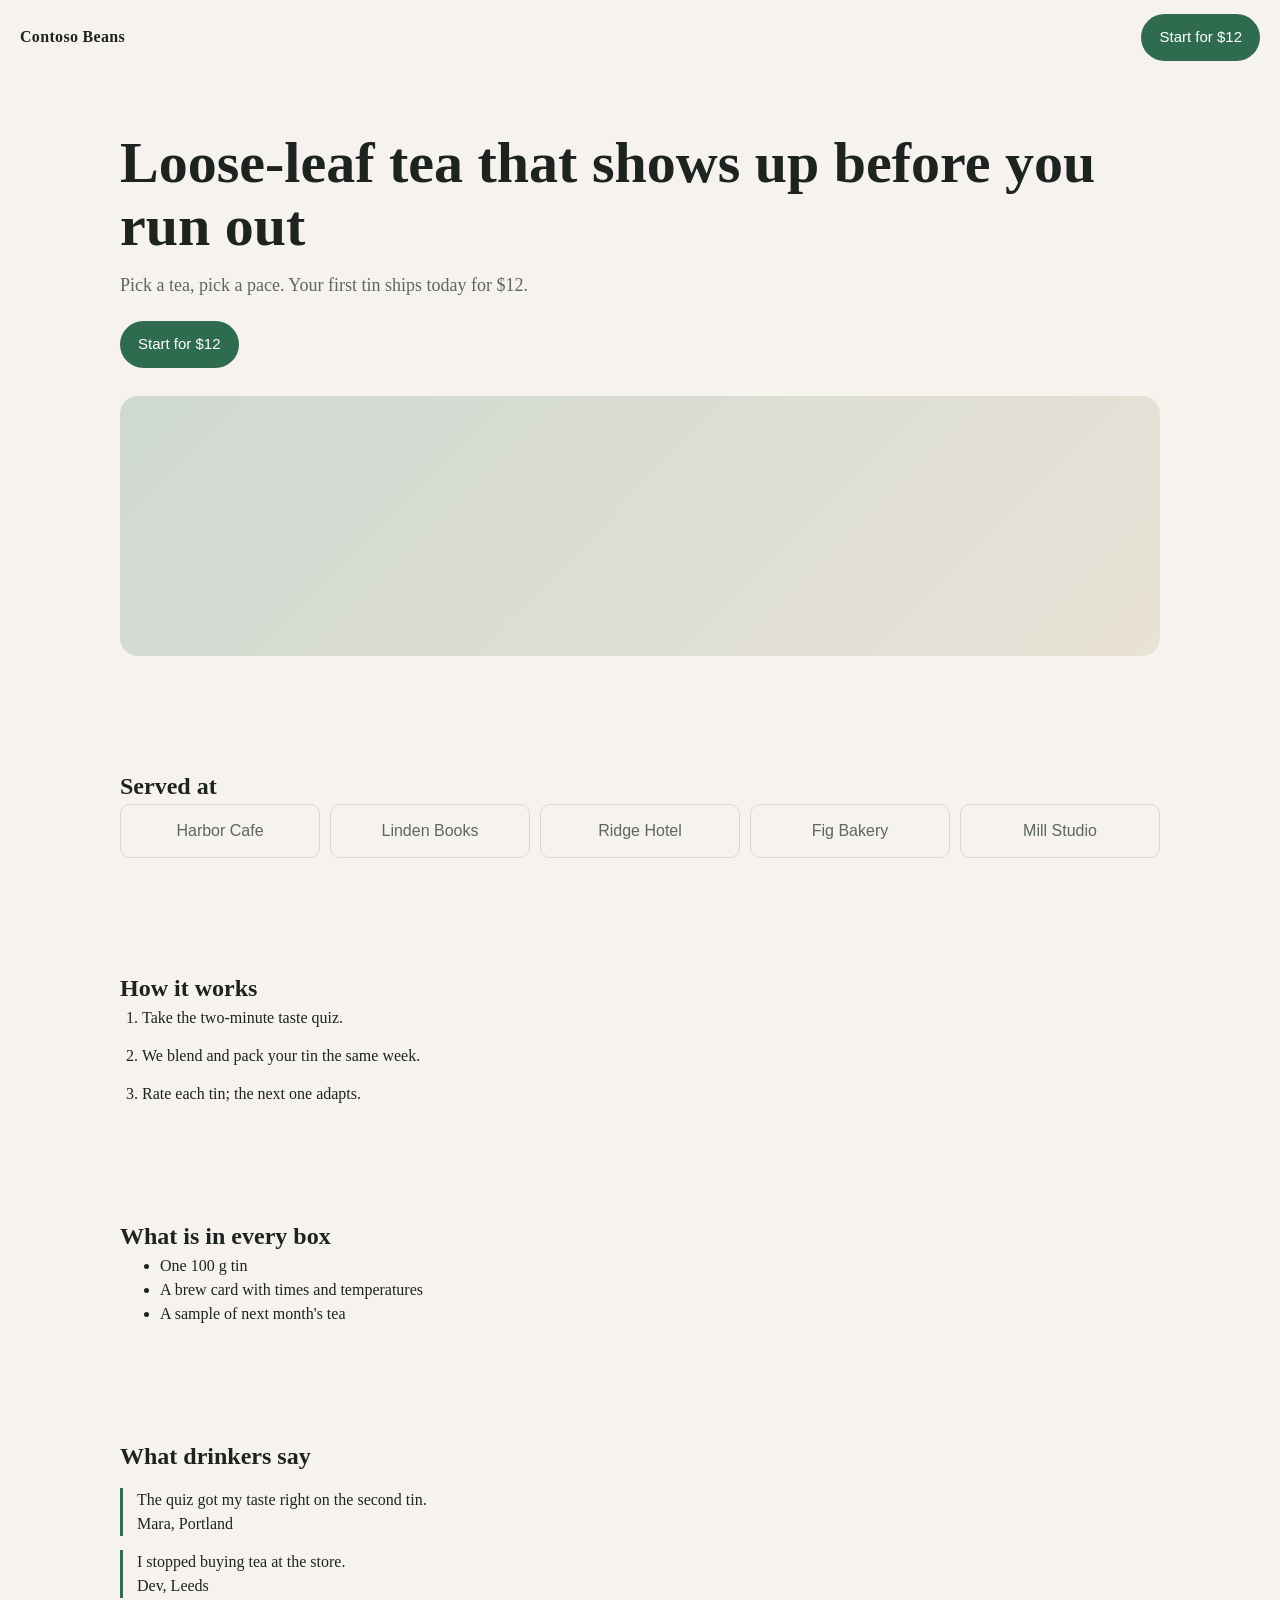
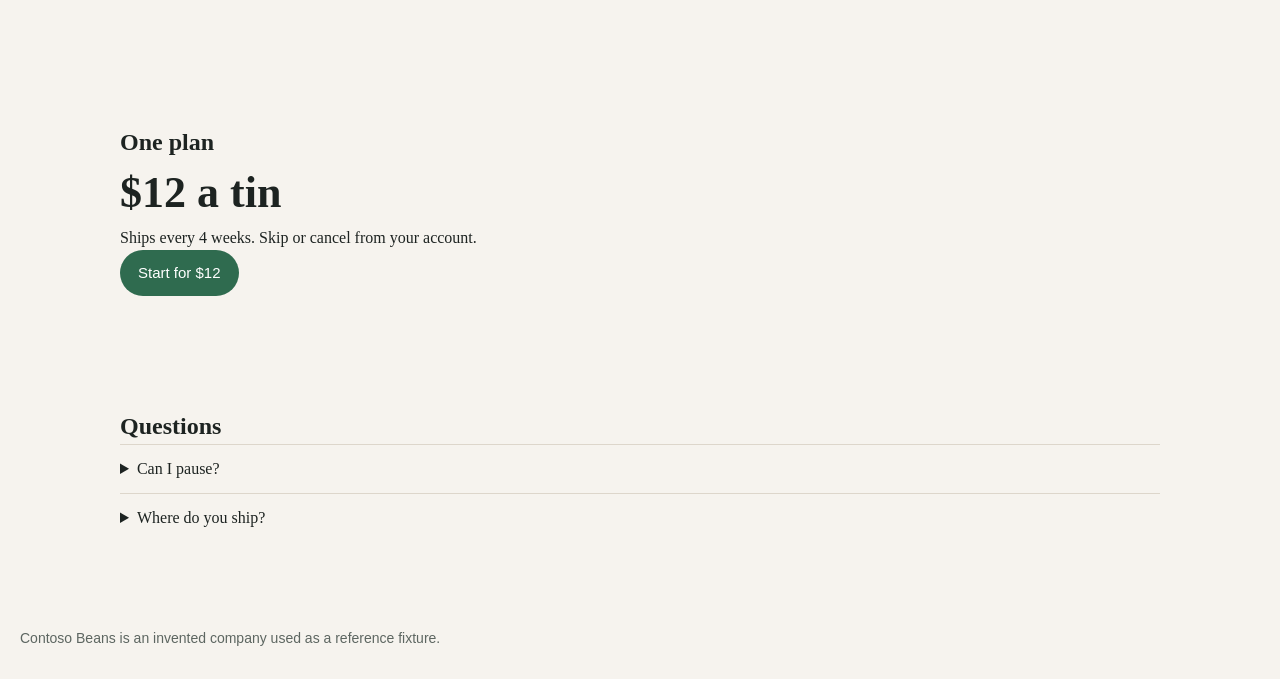
<file: examples/northwind-roasters/reference/index.html>
<!doctype html>
<html lang="en">
<head>
<meta charset="utf-8">
<meta name="viewport" content="width=device-width, initial-scale=1">
<title>Contoso Beans: tea, delivered</title>
<meta name="description" content="A reference page for the landing-factory example. Contoso Beans is invented.">
<style>
  :root { --ink:#1d2321; --paper:#f6f3ee; --accent:#2f6b4f; --muted:#5d6661; }
  * { box-sizing:border-box; margin:0; }
  body { font-family: Georgia, serif; color:var(--ink); background:var(--paper); line-height:1.5; }
  header.nav { display:flex; justify-content:space-between; align-items:center; padding:14px 20px; }
  .logo { font-weight:700; letter-spacing:.02em; }
  .btn { display:inline-block; background:var(--accent); color:#fff; padding:12px 18px; border-radius:999px; text-decoration:none; font-family:Arial, sans-serif; font-size:15px; white-space:nowrap; }
  section { padding:56px 20px; max-width:1080px; margin:0 auto; }
  .hero h1 { font-size:38px; line-height:1.1; }
  .hero p { color:var(--muted); margin:14px 0 22px; font-size:18px; }
  .hero .shot { margin-top:28px; height:260px; border-radius:18px; background:linear-gradient(135deg,#cfd9d1,#e9e2d6); }
  .logos ul { display:grid; grid-template-columns:repeat(2,1fr); gap:10px; list-style:none; padding:0; }
  .logos li { border:1px solid #ddd6cb; border-radius:10px; padding:14px; text-align:center; font-family:Arial, sans-serif; color:var(--muted); }
  .steps ol { padding-left:22px; display:grid; gap:14px; }
  .quotes blockquote { border-left:3px solid var(--accent); padding-left:14px; margin:14px 0; }
  .price { font-size:44px; font-weight:700; }
  details { border-top:1px solid #ddd6cb; padding:12px 0; }
  footer { padding:30px 20px; color:var(--muted); font-family:Arial, sans-serif; font-size:14px; }
  @media (min-width:820px) { .hero h1 { font-size:58px; } .logos ul { grid-template-columns:repeat(5,1fr); } }
</style>
</head>
<body>
<header class="nav"><span class="logo">Contoso Beans</span><a class="btn" href="#plans">Start for $12</a></header>
<main>
<section class="hero">
  <h1>Loose-leaf tea that shows up before you run out</h1>
  <p>Pick a tea, pick a pace. Your first tin ships today for $12.</p>
  <a class="btn" href="#plans">Start for $12</a>
  <div class="shot" role="img" aria-label="Three tea tins on a table"></div>
</section>
<section class="logos">
  <h2>Served at</h2>
  <ul><li>Harbor Cafe</li><li>Linden Books</li><li>Ridge Hotel</li><li>Fig Bakery</li><li>Mill Studio</li></ul>
</section>
<section class="steps">
  <h2>How it works</h2>
  <ol><li>Take the two-minute taste quiz.</li><li>We blend and pack your tin the same week.</li><li>Rate each tin; the next one adapts.</li></ol>
</section>
<section class="features">
  <h2>What is in every box</h2>
  <ul><li>One 100 g tin</li><li>A brew card with times and temperatures</li><li>A sample of next month's tea</li></ul>
</section>
<section class="quotes">
  <h2>What drinkers say</h2>
  <blockquote>The quiz got my taste right on the second tin.<br>Mara, Portland</blockquote>
  <blockquote>I stopped buying tea at the store.<br>Dev, Leeds</blockquote>
</section>
<section class="pricing" id="plans">
  <h2>One plan</h2>
  <p class="price">$12 a tin</p>
  <p>Ships every 4 weeks. Skip or cancel from your account.</p>
  <a class="btn" href="#plans">Start for $12</a>
</section>
<section class="faq">
  <h2>Questions</h2>
  <details><summary>Can I pause?</summary><p>Yes, from your account, any time before the ship date.</p></details>
  <details><summary>Where do you ship?</summary><p>The US, Canada and the UK.</p></details>
</section>
</main>
<footer>Contoso Beans is an invented company used as a reference fixture.</footer>
</body>
</html>
</file>
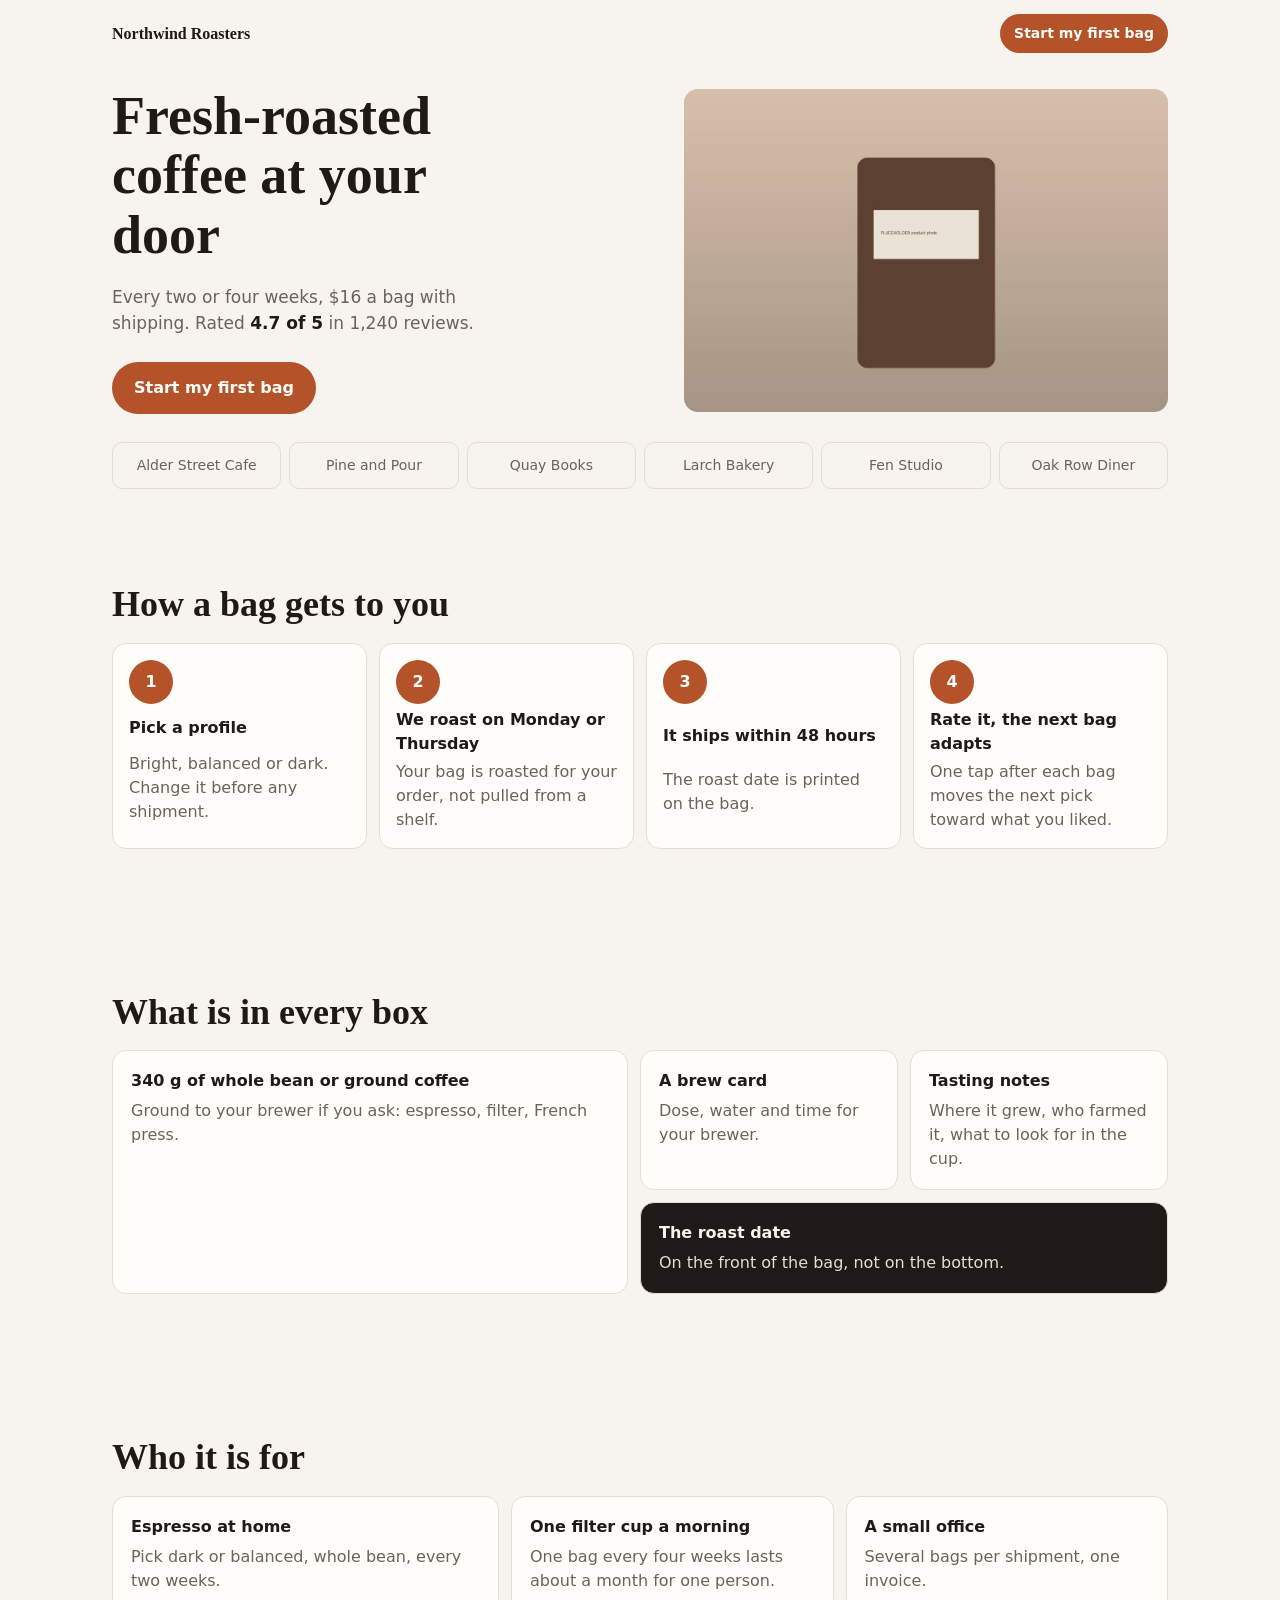
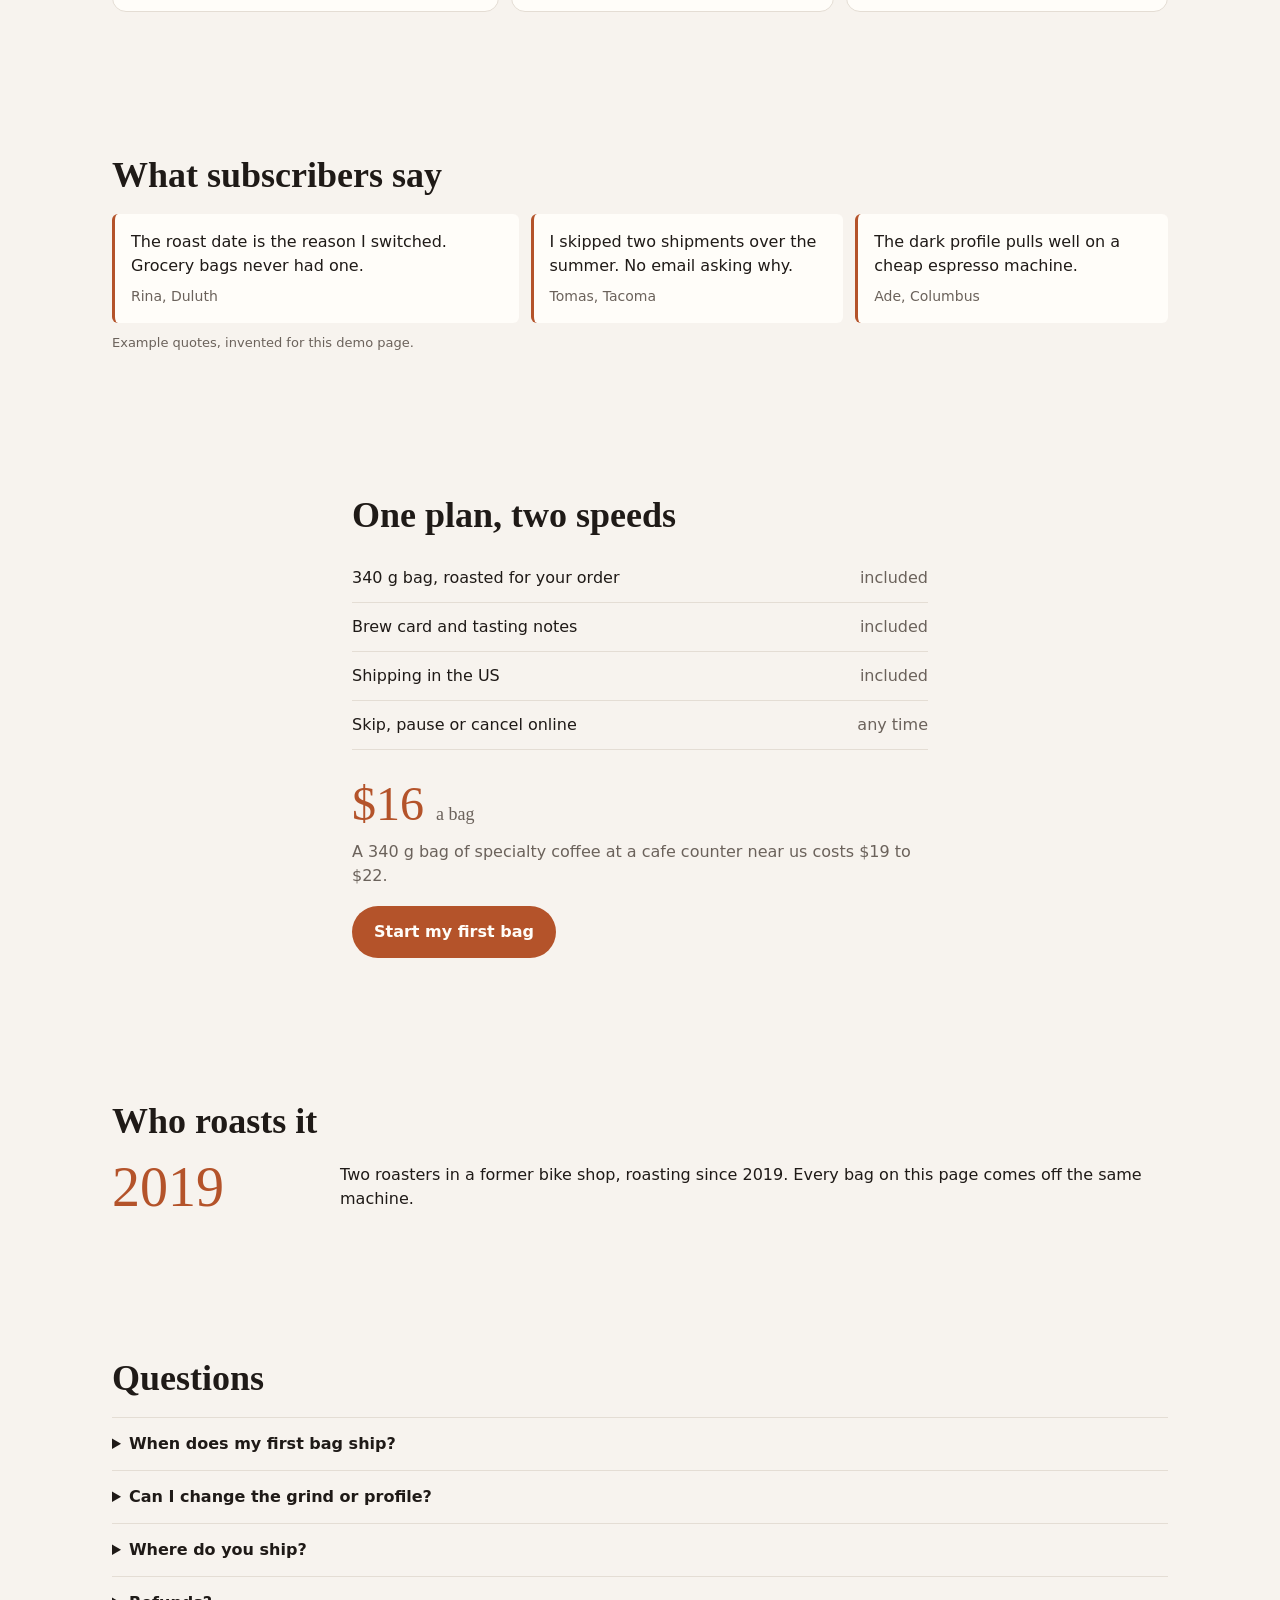
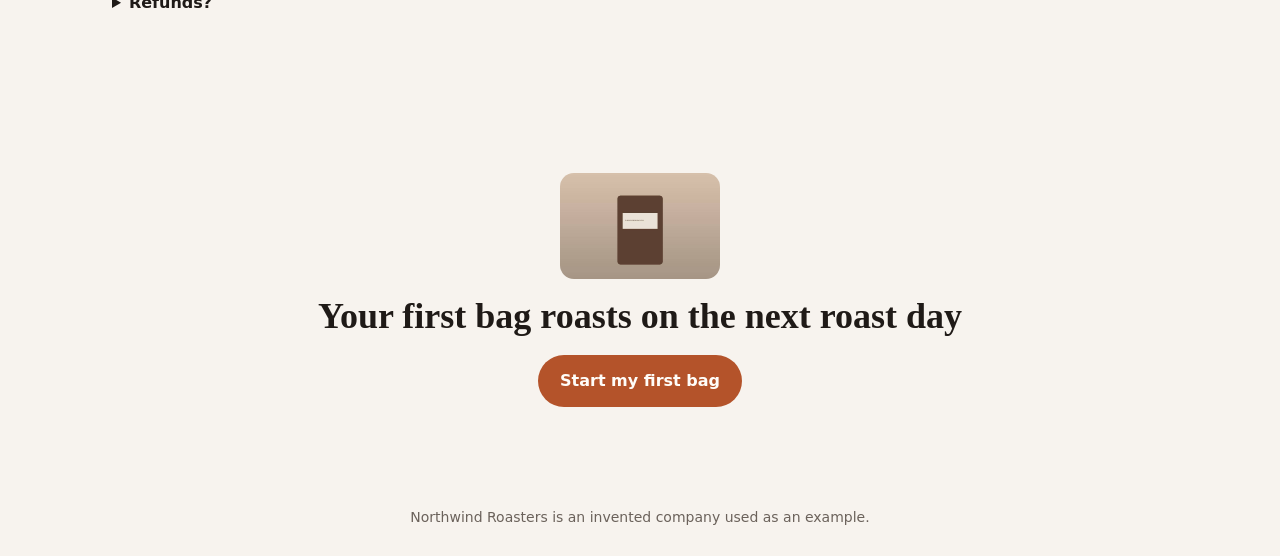
<file: examples/northwind-roasters/site/index.html>
<!doctype html>
<html lang="en">
<head>
<meta charset="utf-8">
<meta name="viewport" content="width=device-width, initial-scale=1">
<title>Northwind Roasters: fresh coffee every two or four weeks</title>
<meta name="description" content="Coffee roasted within 48 hours of shipping, $16 a bag with shipping included. Skip or cancel online.">
<link rel="stylesheet" href="css/site.css">
</head>
<body>
<header class="top">
  <span class="brand">Northwind Roasters</span>
  <a class="btn btn-sm" href="#offer">Start my first bag</a>
</header>
<main>
<section class="hero">
  <h1>Fresh-roasted coffee at your door</h1>
  <p class="sub">Every two or four weeks, $16 a bag with shipping. Rated <strong>4.7 of 5</strong> in 1,240 reviews.</p>
  <a class="btn" href="#offer">Start my first bag</a>
  <img class="hero-img" src="img/bag-placeholder.jpg" width="1200" height="800" alt="A 340 g bag of Northwind coffee next to a filter brewer">
</section>

<section class="logos" aria-label="Where our coffee is poured">
  <ul class="logo-row">
    <li>Alder Street Cafe</li><li>Pine and Pour</li><li>Quay Books</li><li>Larch Bakery</li><li>Fen Studio</li><li>Oak Row Diner</li>
  </ul>
</section>

<section class="how" id="how">
  <h2>How a bag gets to you</h2>
  <ol class="loop">
    <li><b>Pick a profile</b><span>Bright, balanced or dark. Change it before any shipment.</span></li>
    <li><b>We roast on Monday or Thursday</b><span>Your bag is roasted for your order, not pulled from a shelf.</span></li>
    <li><b>It ships within 48 hours</b><span>The roast date is printed on the bag.</span></li>
    <li><b>Rate it, the next bag adapts</b><span>One tap after each bag moves the next pick toward what you liked.</span></li>
  </ol>
</section>

<section class="box">
  <h2>What is in every box</h2>
  <div class="tiles">
    <div class="tile tile-big"><b>340 g of whole bean or ground coffee</b><span>Ground to your brewer if you ask: espresso, filter, French press.</span></div>
    <div class="tile"><b>A brew card</b><span>Dose, water and time for your brewer.</span></div>
    <div class="tile"><b>Tasting notes</b><span>Where it grew, who farmed it, what to look for in the cup.</span></div>
    <div class="tile tile-dark"><b>The roast date</b><span>On the front of the bag, not on the bottom.</span></div>
  </div>
</section>

<section class="who">
  <h2>Who it is for</h2>
  <div class="tiles tiles-3">
    <div class="tile"><b>Espresso at home</b><span>Pick dark or balanced, whole bean, every two weeks.</span></div>
    <div class="tile"><b>One filter cup a morning</b><span>One bag every four weeks lasts about a month for one person.</span></div>
    <div class="tile"><b>A small office</b><span>Several bags per shipment, one invoice.</span></div>
  </div>
</section>

<section class="wall">
  <h2>What subscribers say</h2>
  <div class="quotes">
    <figure><blockquote>The roast date is the reason I switched. Grocery bags never had one.</blockquote><figcaption>Rina, Duluth</figcaption></figure>
    <figure><blockquote>I skipped two shipments over the summer. No email asking why.</blockquote><figcaption>Tomas, Tacoma</figcaption></figure>
    <figure><blockquote>The dark profile pulls well on a cheap espresso machine.</blockquote><figcaption>Ade, Columbus</figcaption></figure>
  </div>
  <p class="note">Example quotes, invented for this demo page.</p>
</section>

<section class="offer" id="offer">
  <h2>One plan, two speeds</h2>
  <table class="stack">
    <tr><td>340 g bag, roasted for your order</td><td>included</td></tr>
    <tr><td>Brew card and tasting notes</td><td>included</td></tr>
    <tr><td>Shipping in the US</td><td>included</td></tr>
    <tr><td>Skip, pause or cancel online</td><td>any time</td></tr>
  </table>
  <p class="price">$16 <span>a bag</span></p>
  <p class="anchor">A 340 g bag of specialty coffee at a cafe counter near us costs $19 to $22.</p>
  <a class="btn" href="#offer">Start my first bag</a>
</section>

<section class="about">
  <h2>Who roasts it</h2>
  <div class="about-grid">
    <p class="stat">2019</p>
    <p>Two roasters in a former bike shop, roasting since 2019. Every bag on this page comes off the same machine.</p>
  </div>
</section>

<section class="faq">
  <h2>Questions</h2>
  <details><summary>When does my first bag ship?</summary><p>Within 48 hours of the next roast day.</p></details>
  <details><summary>Can I change the grind or profile?</summary><p>Yes, from your account before any shipment.</p></details>
  <details><summary>Where do you ship?</summary><p>The US only for now.</p></details>
  <details><summary>Refunds?</summary><p>Coffee is roasted to order, so shipped bags are not refunded. You can skip or cancel before the next roast day.</p></details>
</section>

<section class="final">
  <img class="final-img" src="img/bag-placeholder.jpg" width="1200" height="800" alt="">
  <h2>Your first bag roasts on the next roast day</h2>
  <a class="btn" href="#offer">Start my first bag</a>
</section>
</main>
<footer class="foot">Northwind Roasters is an invented company used as an example.</footer>
</body>
</html>
</file>
<file: examples/northwind-roasters/site/css/site.css>
/* Northwind Roasters example. Mobile first: base rules are the 390 layout, desktop is added at 820. */
:root {
  --ink: #1f1a17;      /* off-black, never pure black */
  --paper: #f7f3ee;
  --card: #fffdf9;
  --muted: #6b625b;
  --line: #e4ddd4;
  --accent: #b4532a;   /* the one accent: CTA, numbers, the loop */
  --radius: 14px;
  --display: Georgia, "Times New Roman", serif;
  --text: system-ui, -apple-system, "Segoe UI", sans-serif;
}
* { box-sizing: border-box; margin: 0; }
body { font-family: var(--text); color: var(--ink); background: var(--paper); line-height: 1.5; }
h1, h2 { font-family: var(--display); font-weight: 600; line-height: 1.1; }
h1 { font-size: 34px; }
h2 { font-size: 27px; margin-bottom: 18px; }
section { padding: 44px 16px; max-width: 1120px; margin: 0 auto; }

.top { display: flex; justify-content: space-between; align-items: center; padding: 10px 16px; gap: 12px; min-height: 64px; }
.brand { font-family: var(--display); font-weight: 700; }
.btn { display: inline-block; background: var(--accent); color: var(--card); text-decoration: none; font-weight: 600;
       padding: 14px 22px; border-radius: 999px; white-space: nowrap; }
.btn-sm { padding: 9px 14px; font-size: 14px; }

.hero { padding-top: 20px; padding-bottom: 20px; }
.hero .sub { color: var(--muted); font-size: 17px; margin: 12px 0 18px; max-width: 36ch; }
.hero-img { display: block; width: 100%; height: auto; border-radius: var(--radius); margin-top: 22px; }

.logos { padding-top: 8px; padding-bottom: 24px; }
.hero .sub strong { color: var(--ink); }
.logo-row { list-style: none; padding: 0; display: grid; grid-template-columns: repeat(2, 1fr); gap: 8px; }
.logo-row li { border: 1px solid var(--line); border-radius: 10px; padding: 12px 6px; text-align: center;
               color: var(--muted); font-size: 14px; }

.loop { list-style: none; padding: 0; counter-reset: step; display: grid; gap: 12px; }
.loop li { counter-increment: step; display: grid; grid-template-columns: 44px 1fr; gap: 4px 12px;
           background: var(--card); border: 1px solid var(--line); border-radius: var(--radius); padding: 16px; }
.loop li::before { content: counter(step); grid-row: span 2; width: 44px; height: 44px; border-radius: 50%;
                   background: var(--accent); color: var(--card); display: grid; place-items: center; font-weight: 700; }
.loop span, .tile span { color: var(--muted); }

.tiles { display: grid; gap: 12px; }
.tile { background: var(--card); border: 1px solid var(--line); border-radius: var(--radius); padding: 18px;
        display: grid; gap: 6px; align-content: start; }
.tile-dark { background: var(--ink); color: var(--paper); }
.tile-dark span { color: var(--line); }

.quotes { display: grid; gap: 12px; }
.quotes figure { background: var(--card); border-left: 3px solid var(--accent); padding: 16px; border-radius: 6px; margin: 0; }
.quotes figcaption { color: var(--muted); margin-top: 8px; font-size: 14px; }
.note { color: var(--muted); font-size: 13px; margin-top: 10px; }

.stack { width: 100%; border-collapse: collapse; margin-bottom: 18px; }
.stack td { border-bottom: 1px solid var(--line); padding: 12px 0; }
.stack td:last-child { text-align: right; color: var(--muted); }
.price { font-family: var(--display); font-size: 48px; color: var(--accent); }
.price span { font-size: 18px; color: var(--muted); }
.anchor { color: var(--muted); margin-bottom: 18px; }

.about-grid { display: grid; gap: 8px; }
.stat { font-family: var(--display); font-size: 56px; color: var(--accent); line-height: 1; }

details { border-top: 1px solid var(--line); padding: 14px 0; }
summary { cursor: pointer; font-weight: 600; }
details p { color: var(--muted); margin-top: 8px; }

.final { text-align: center; }
.final-img { width: 160px; height: auto; border-radius: var(--radius); margin: 0 auto 18px; display: block; }
.foot { padding: 28px 16px; color: var(--muted); font-size: 14px; text-align: center; }

@media (min-width: 820px) {
  h1 { font-size: 54px; max-width: 16ch; }
  h2 { font-size: 36px; }
  section { padding: 72px 32px; }
  .top { padding: 14px 32px; max-width: 1120px; margin: 0 auto; }
  .hero { display: grid; grid-template-columns: 1.1fr 1fr; gap: 8px 40px; align-items: center; }
  .hero h1, .hero .sub, .hero .btn { grid-column: 1; }
  .hero .btn { justify-self: start; }
  .hero-img { grid-column: 2; grid-row: 1 / span 3; margin-top: 0; }
  .logo-row { grid-template-columns: repeat(6, 1fr); }
  .loop { grid-template-columns: repeat(4, 1fr); }
  .loop li { grid-template-columns: 1fr; }
  .loop li::before { grid-row: auto; }
  .box .tiles { grid-template-columns: 2fr 1fr 1fr; }
  .tile-big { grid-row: span 2; }
  .box .tile-dark { grid-column: span 2; }  /* 4 tiles fill the 5-slot bento: no empty cell */
  .tiles-3 { grid-template-columns: 1.2fr 1fr 1fr; }
  .quotes { grid-template-columns: 1.3fr 1fr 1fr; }
  .offer { max-width: 640px; }
  .about-grid { grid-template-columns: 220px 1fr; align-items: center; }
}
</file>
